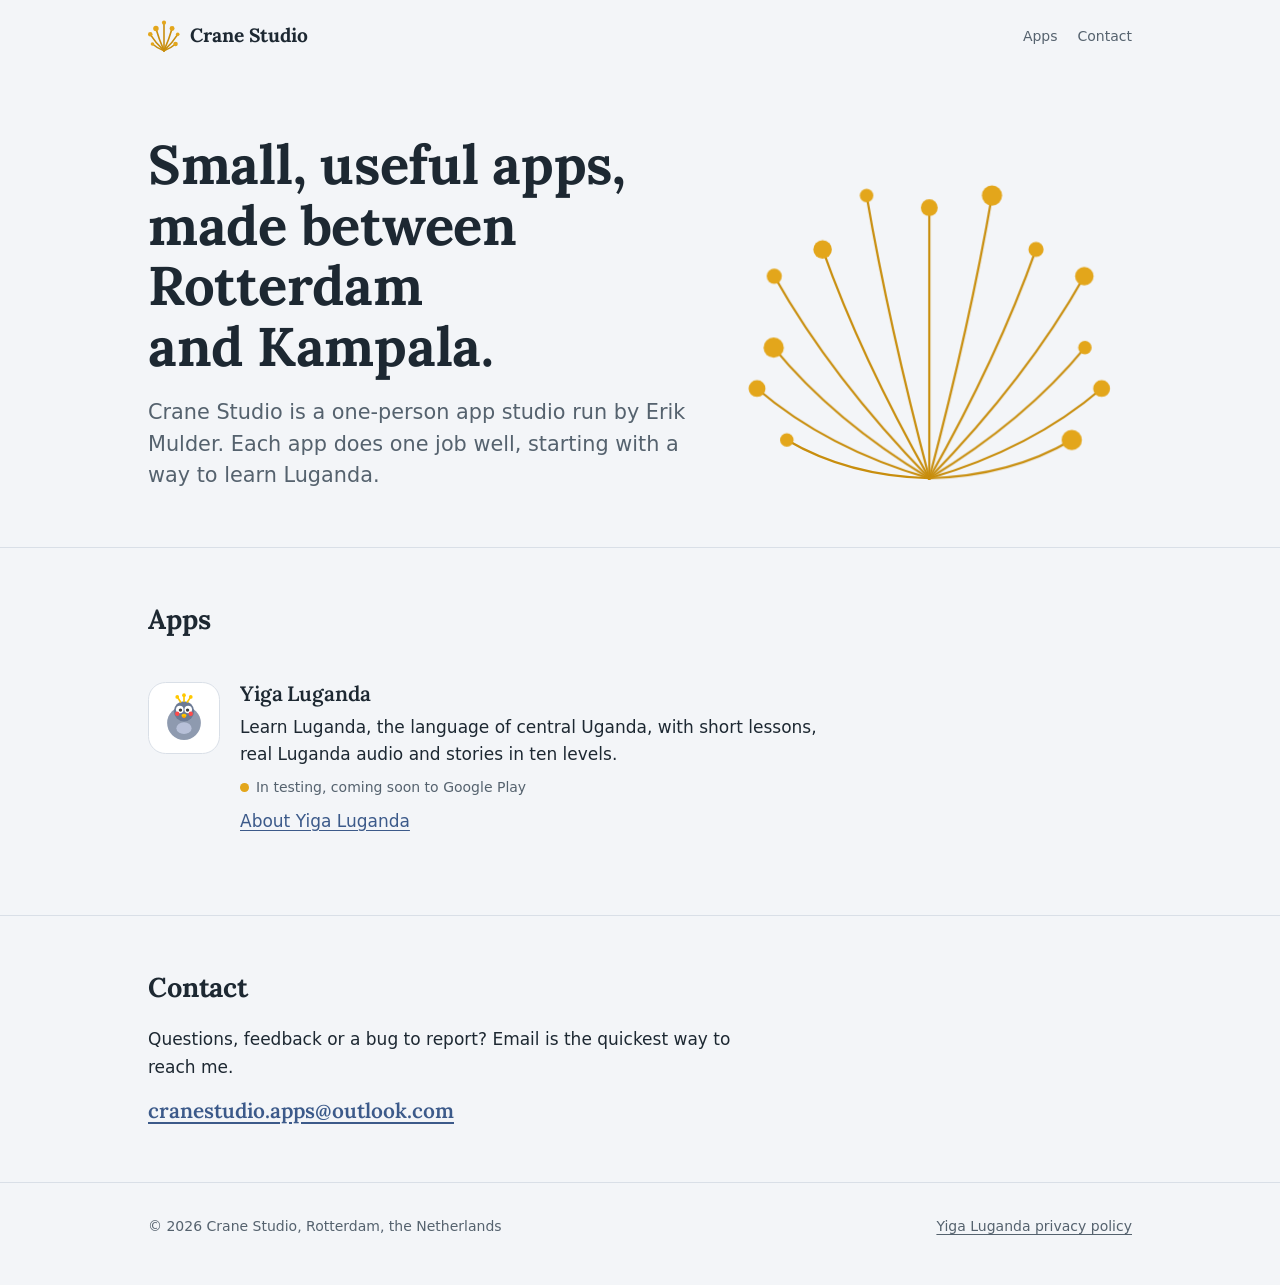
<file: index.html>
<!doctype html>
<html lang="en">
<head>
  <meta charset="utf-8">
  <meta name="viewport" content="width=device-width, initial-scale=1">
  <title>Crane Studio</title>
  <meta name="description" content="Crane Studio makes small, useful apps, starting with Yiga Luganda for learning Luganda.">
  <link rel="icon" href="assets/favicon.svg" type="image/svg+xml">
  <link rel="preload" href="assets/lora.woff" as="font" type="font/woff" crossorigin>
  <link rel="stylesheet" href="assets/style.css">
</head>
<body>
  <header class="site-header">
    <div class="wrap">
      <a class="brand" href=""><svg class="mark" viewBox="0 0 48 48" aria-hidden="true" focusable="false"><path class="strand" pathLength="1" d="M24.0 46.0 Q13.6 42.4 6.7 36.0" stroke-width="2.4" style="--i:0"/><circle class="bead" cx="6.7" cy="36.0" r="2.7" style="--i:0"/><path class="strand" pathLength="1" d="M24.0 46.0 Q11.1 34.0 3.4 21.5" stroke-width="2.4" style="--i:1"/><circle class="bead" cx="3.4" cy="21.5" r="3.4" style="--i:1"/><path class="strand" pathLength="1" d="M24.0 46.0 Q16.2 28.2 11.9 12.8" stroke-width="2.4" style="--i:2"/><circle class="bead" cx="11.9" cy="12.8" r="4.1" style="--i:2"/><path class="strand" pathLength="1" d="M24.0 46.0 Q24.0 22.9 24.0 4.0" stroke-width="2.4" style="--i:3"/><circle class="bead" cx="24.0" cy="4.0" r="3.1" style="--i:3"/><path class="strand" pathLength="1" d="M24.0 46.0 Q31.8 28.2 36.1 12.8" stroke-width="2.4" style="--i:4"/><circle class="bead" cx="36.1" cy="12.8" r="3.7" style="--i:4"/><path class="strand" pathLength="1" d="M24.0 46.0 Q36.9 34.0 44.6 21.5" stroke-width="2.4" style="--i:5"/><circle class="bead" cx="44.6" cy="21.5" r="2.7" style="--i:5"/><path class="strand" pathLength="1" d="M24.0 46.0 Q34.4 42.4 41.3 36.0" stroke-width="2.4" style="--i:6"/><circle class="bead" cx="41.3" cy="36.0" r="3.4" style="--i:6"/></svg>Crane Studio</a>
      <nav class="site-nav" aria-label="Main">
        <a href="#apps">Apps</a>
        <a href="#contact">Contact</a>
      </nav>
    </div>
  </header>
  <main>
    <section class="hero">
      <div class="wrap">
        <div class="hero-text">
          <h1>Small, useful apps, made between Rotterdam and Kampala.</h1>
          <p class="lede">Crane Studio is a one-person app studio run by Erik Mulder. Each app does one job well, starting with a way to learn Luganda.</p>
        </div>
        <svg class="crown" viewBox="0 0 480 440" aria-hidden="true" focusable="false">
        <path class="strand" pathLength="1" d="M240.0 425.0 Q143.8 422.5 71.0 379.7" stroke-width="2.6" style="--i:0"/>
        <circle class="bead" cx="71.0" cy="379.7" r="8.0" style="--i:0"/>
        <path class="strand" pathLength="1" d="M240.0 425.0 Q118.3 389.5 35.6 318.6" stroke-width="2.6" style="--i:1"/>
        <circle class="bead" cx="35.6" cy="318.6" r="10.0" style="--i:1"/>
        <path class="strand" pathLength="1" d="M240.0 425.0 Q126.4 356.7 55.4 270.1" stroke-width="2.6" style="--i:2"/>
        <circle class="bead" cx="55.4" cy="270.1" r="12.0" style="--i:2"/>
        <path class="strand" pathLength="1" d="M240.0 425.0 Q124.0 306.0 56.1 185.3" stroke-width="2.6" style="--i:3"/>
        <circle class="bead" cx="56.1" cy="185.3" r="9.0" style="--i:3"/>
        <path class="strand" pathLength="1" d="M240.0 425.0 Q158.9 281.6 113.4 153.5" stroke-width="2.6" style="--i:4"/>
        <circle class="bead" cx="113.4" cy="153.5" r="11.0" style="--i:4"/>
        <path class="strand" pathLength="1" d="M240.0 425.0 Q191.9 242.3 165.6 89.6" stroke-width="2.6" style="--i:5"/>
        <circle class="bead" cx="165.6" cy="89.6" r="8.0" style="--i:5"/>
        <path class="strand" pathLength="1" d="M240.0 425.0 Q240.0 248.4 240.0 104.0" stroke-width="2.6" style="--i:6"/>
        <circle class="bead" cx="240.0" cy="104.0" r="10.0" style="--i:6"/>
        <path class="strand" pathLength="1" d="M240.0 425.0 Q288.1 242.3 314.4 89.6" stroke-width="2.6" style="--i:7"/>
        <circle class="bead" cx="314.4" cy="89.6" r="12.0" style="--i:7"/>
        <path class="strand" pathLength="1" d="M240.0 425.0 Q321.1 281.6 366.6 153.5" stroke-width="2.6" style="--i:8"/>
        <circle class="bead" cx="366.6" cy="153.5" r="9.0" style="--i:8"/>
        <path class="strand" pathLength="1" d="M240.0 425.0 Q356.0 306.0 423.9 185.3" stroke-width="2.6" style="--i:9"/>
        <circle class="bead" cx="423.9" cy="185.3" r="11.0" style="--i:9"/>
        <path class="strand" pathLength="1" d="M240.0 425.0 Q353.6 356.7 424.6 270.1" stroke-width="2.6" style="--i:10"/>
        <circle class="bead" cx="424.6" cy="270.1" r="8.0" style="--i:10"/>
        <path class="strand" pathLength="1" d="M240.0 425.0 Q361.7 389.5 444.4 318.6" stroke-width="2.6" style="--i:11"/>
        <circle class="bead" cx="444.4" cy="318.6" r="10.0" style="--i:11"/>
        <path class="strand" pathLength="1" d="M240.0 425.0 Q336.2 422.5 409.0 379.7" stroke-width="2.6" style="--i:12"/>
        <circle class="bead" cx="409.0" cy="379.7" r="12.0" style="--i:12"/>
      </svg>
      </div>
    </section>

    <section id="apps">
      <div class="wrap">
        <h2>Apps</h2>
        <ul class="app-list">
          <li class="app">
            <div class="app-icon">
        <svg viewBox="0 0 64 64" role="img" aria-label="Yiga Luganda icon: a cartoon crested crane">
          <circle cx="32" cy="38" r="20" fill="#8E9AAF"/><circle cx="32" cy="24" r="12" fill="#6C7A94"/>
          <circle cx="27" cy="22" r="4.5" fill="#fff"/><circle cx="37" cy="22" r="4.5" fill="#fff"/>
          <circle cx="27.8" cy="22.6" r="2" fill="#3C3C3C"/><circle cx="36.2" cy="22.6" r="2" fill="#3C3C3C"/>
          <ellipse cx="32" cy="29" rx="3" ry="2" fill="#FFC800"/><path d="M32 29 l-2 3 h4 z" fill="#FF9600"/>
          <circle cx="24" cy="27" r="2.6" fill="#FF4B4B"/><circle cx="40" cy="27" r="2.6" fill="#FF4B4B"/>
          <g stroke="#FFC800" stroke-width="2" stroke-linecap="round"><line x1="32" y1="12" x2="32" y2="5"/><line x1="28" y1="13" x2="24" y2="7"/><line x1="36" y1="13" x2="40" y2="7"/></g>
          <circle cx="32" cy="5" r="2.2" fill="#FFC800"/><circle cx="24" cy="7" r="2.2" fill="#FFC800"/><circle cx="40" cy="7" r="2.2" fill="#FFC800"/>
          <ellipse cx="32" cy="44" rx="9" ry="7" fill="#B7C0D8"/>
        </svg>
            </div>
            <div class="app-body">
              <h3><a href="yiga-luganda/">Yiga Luganda</a></h3>
              <p>Learn Luganda, the language of central Uganda, with short lessons, real Luganda audio and stories in ten levels.</p>
              <p class="status">In testing, coming soon to Google Play</p>
              <p><a href="yiga-luganda/">About Yiga Luganda</a></p>
            </div>
          </li>
        </ul>
      </div>
    </section>

    <section id="contact">
      <div class="wrap">
        <h2>Contact</h2>
        <p>Questions, feedback or a bug to report? Email is the quickest way to reach me.</p>
        <p><a class="email" href="mailto:cranestudio.apps@outlook.com">cranestudio.apps@outlook.com</a></p>
      </div>
    </section>
  </main>
  <footer class="site-footer">
    <div class="wrap">
      <span>© 2026 Crane Studio, Rotterdam, the Netherlands</span>
      <span><a href="yiga-luganda/privacy/">Yiga Luganda privacy policy</a></span>
    </div>
  </footer>
</body>
</html>
</file>
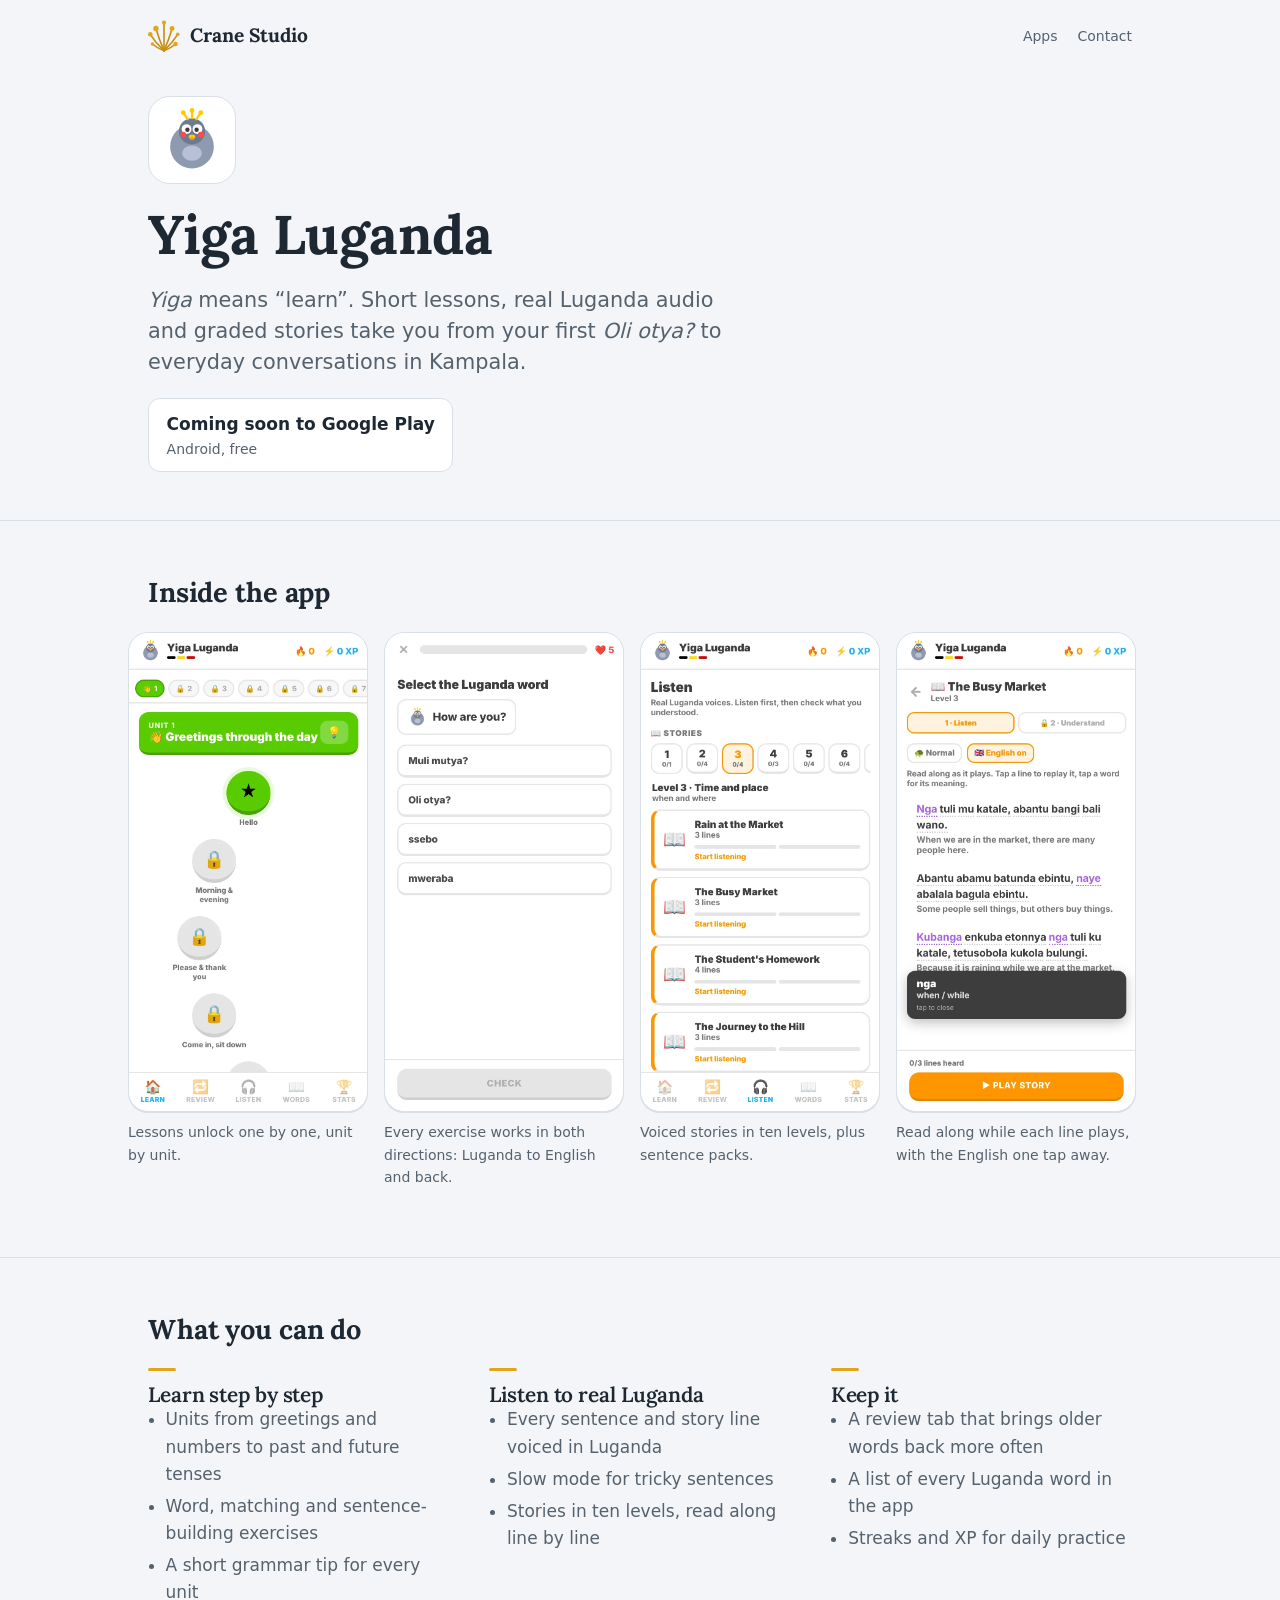
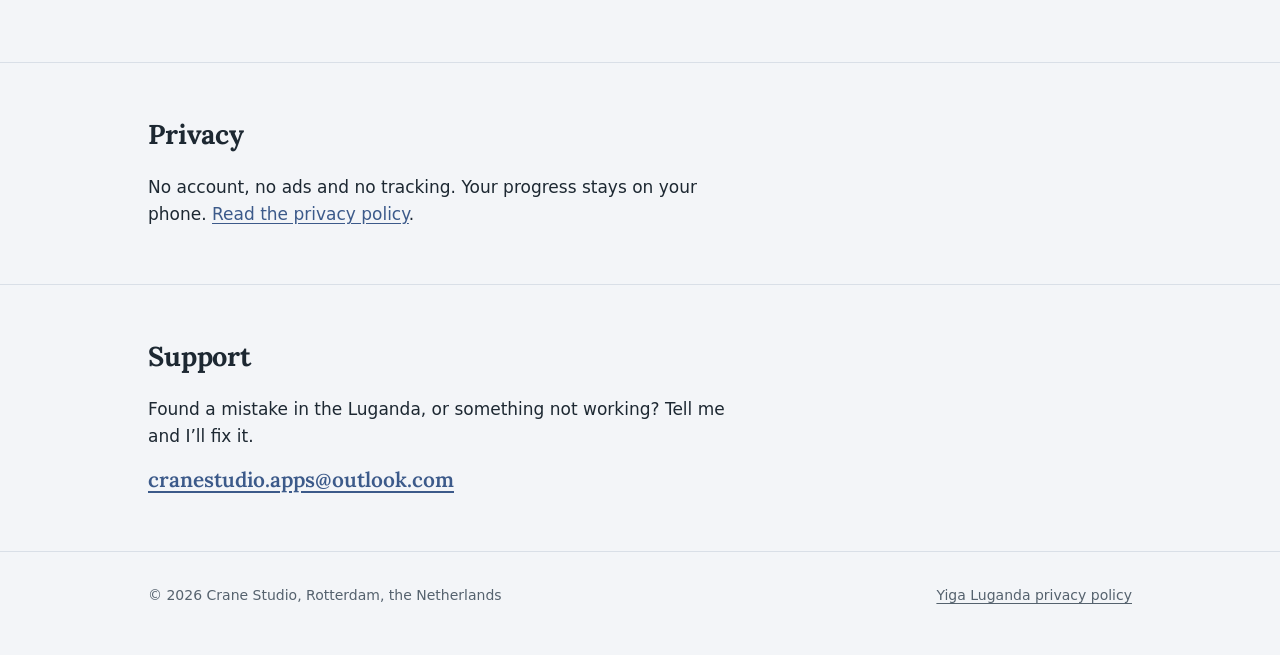
<file: yiga-luganda/index.html>
<!doctype html>
<html lang="en">
<head>
  <meta charset="utf-8">
  <meta name="viewport" content="width=device-width, initial-scale=1">
  <title>Yiga Luganda</title>
  <meta name="description" content="Learn Luganda with short lessons, real Luganda audio and graded stories in ten levels.">
  <link rel="icon" href="../assets/favicon.svg" type="image/svg+xml">
  <link rel="preload" href="../assets/lora.woff" as="font" type="font/woff" crossorigin>
  <link rel="stylesheet" href="../assets/style.css">
</head>
<body>
  <header class="site-header">
    <div class="wrap">
      <a class="brand" href="../"><svg class="mark" viewBox="0 0 48 48" aria-hidden="true" focusable="false"><path class="strand" pathLength="1" d="M24.0 46.0 Q13.6 42.4 6.7 36.0" stroke-width="2.4" style="--i:0"/><circle class="bead" cx="6.7" cy="36.0" r="2.7" style="--i:0"/><path class="strand" pathLength="1" d="M24.0 46.0 Q11.1 34.0 3.4 21.5" stroke-width="2.4" style="--i:1"/><circle class="bead" cx="3.4" cy="21.5" r="3.4" style="--i:1"/><path class="strand" pathLength="1" d="M24.0 46.0 Q16.2 28.2 11.9 12.8" stroke-width="2.4" style="--i:2"/><circle class="bead" cx="11.9" cy="12.8" r="4.1" style="--i:2"/><path class="strand" pathLength="1" d="M24.0 46.0 Q24.0 22.9 24.0 4.0" stroke-width="2.4" style="--i:3"/><circle class="bead" cx="24.0" cy="4.0" r="3.1" style="--i:3"/><path class="strand" pathLength="1" d="M24.0 46.0 Q31.8 28.2 36.1 12.8" stroke-width="2.4" style="--i:4"/><circle class="bead" cx="36.1" cy="12.8" r="3.7" style="--i:4"/><path class="strand" pathLength="1" d="M24.0 46.0 Q36.9 34.0 44.6 21.5" stroke-width="2.4" style="--i:5"/><circle class="bead" cx="44.6" cy="21.5" r="2.7" style="--i:5"/><path class="strand" pathLength="1" d="M24.0 46.0 Q34.4 42.4 41.3 36.0" stroke-width="2.4" style="--i:6"/><circle class="bead" cx="41.3" cy="36.0" r="3.4" style="--i:6"/></svg>Crane Studio</a>
      <nav class="site-nav" aria-label="Main">
        <a href="../#apps">Apps</a>
        <a href="../#contact">Contact</a>
      </nav>
    </div>
  </header>
  <main>
    <section class="app-hero">
      <div class="wrap">
        <div class="app-icon">
        <svg viewBox="0 0 64 64" role="img" aria-label="Yiga Luganda icon: a cartoon crested crane">
          <circle cx="32" cy="38" r="20" fill="#8E9AAF"/><circle cx="32" cy="24" r="12" fill="#6C7A94"/>
          <circle cx="27" cy="22" r="4.5" fill="#fff"/><circle cx="37" cy="22" r="4.5" fill="#fff"/>
          <circle cx="27.8" cy="22.6" r="2" fill="#3C3C3C"/><circle cx="36.2" cy="22.6" r="2" fill="#3C3C3C"/>
          <ellipse cx="32" cy="29" rx="3" ry="2" fill="#FFC800"/><path d="M32 29 l-2 3 h4 z" fill="#FF9600"/>
          <circle cx="24" cy="27" r="2.6" fill="#FF4B4B"/><circle cx="40" cy="27" r="2.6" fill="#FF4B4B"/>
          <g stroke="#FFC800" stroke-width="2" stroke-linecap="round"><line x1="32" y1="12" x2="32" y2="5"/><line x1="28" y1="13" x2="24" y2="7"/><line x1="36" y1="13" x2="40" y2="7"/></g>
          <circle cx="32" cy="5" r="2.2" fill="#FFC800"/><circle cx="24" cy="7" r="2.2" fill="#FFC800"/><circle cx="40" cy="7" r="2.2" fill="#FFC800"/>
          <ellipse cx="32" cy="44" rx="9" ry="7" fill="#B7C0D8"/>
        </svg>
        </div>
        <h1>Yiga Luganda</h1>
        <p class="lede"><em>Yiga</em> means “learn”. Short lessons, real Luganda audio and graded stories take you from your first <em>Oli otya?</em> to everyday conversations in Kampala.</p>
        <p class="availability">Coming soon to Google Play<small>Android, free</small></p>
      </div>
    </section>

    <section aria-labelledby="screens">
      <div class="wrap">
        <h2 id="screens">Inside the app</h2>
        <div class="shots">
          <figure>
            <img src="shot-learn.webp" width="780" height="1560" loading="lazy" alt="Yiga Luganda screenshot: Lessons unlock one by one, unit by unit">
            <figcaption>Lessons unlock one by one, unit by unit.</figcaption>
          </figure>
          <figure>
            <img src="shot-lesson.webp" width="780" height="1560" loading="lazy" alt="Yiga Luganda screenshot: Every exercise works in both directions: Luganda to English and back">
            <figcaption>Every exercise works in both directions: Luganda to English and back.</figcaption>
          </figure>
          <figure>
            <img src="shot-listen.webp" width="780" height="1560" loading="lazy" alt="Yiga Luganda screenshot: Voiced stories in ten levels, plus sentence packs">
            <figcaption>Voiced stories in ten levels, plus sentence packs.</figcaption>
          </figure>
          <figure>
            <img src="shot-story.webp" width="780" height="1560" loading="lazy" alt="Yiga Luganda screenshot: Read along while each line plays, with the English one tap away">
            <figcaption>Read along while each line plays, with the English one tap away.</figcaption>
          </figure>
        </div>
      </div>
    </section>

    <section aria-labelledby="what">
      <div class="wrap">
        <h2 id="what">What you can do</h2>
        <div class="features">
          <div>
            <h3>Learn step by step</h3>
            <ul>
              <li>Units from greetings and numbers to past and future tenses</li>
              <li>Word, matching and sentence-building exercises</li>
              <li>A short grammar tip for every unit</li>
            </ul>
          </div>
          <div>
            <h3>Listen to real Luganda</h3>
            <ul>
              <li>Every sentence and story line voiced in Luganda</li>
              <li>Slow mode for tricky sentences</li>
              <li>Stories in ten levels, read along line by line</li>
            </ul>
          </div>
          <div>
            <h3>Keep it</h3>
            <ul>
              <li>A review tab that brings older words back more often</li>
              <li>A list of every Luganda word in the app</li>
              <li>Streaks and XP for daily practice</li>
            </ul>
          </div>
        </div>
      </div>
    </section>

    <section aria-labelledby="privacy">
      <div class="wrap">
        <h2 id="privacy">Privacy</h2>
        <p>No account, no ads and no tracking. Your progress stays on your phone. <a href="privacy/">Read the privacy policy</a>.</p>
      </div>
    </section>

    <section aria-labelledby="support">
      <div class="wrap">
        <h2 id="support">Support</h2>
        <p>Found a mistake in the Luganda, or something not working? Tell me and I’ll fix it.</p>
        <p><a class="email" href="mailto:cranestudio.apps@outlook.com?subject=Yiga%20Luganda">cranestudio.apps@outlook.com</a></p>
      </div>
    </section>
  </main>
  <footer class="site-footer">
    <div class="wrap">
      <span>© 2026 Crane Studio, Rotterdam, the Netherlands</span>
      <span><a href="../yiga-luganda/privacy/">Yiga Luganda privacy policy</a></span>
    </div>
  </footer>
</body>
</html>
</file>
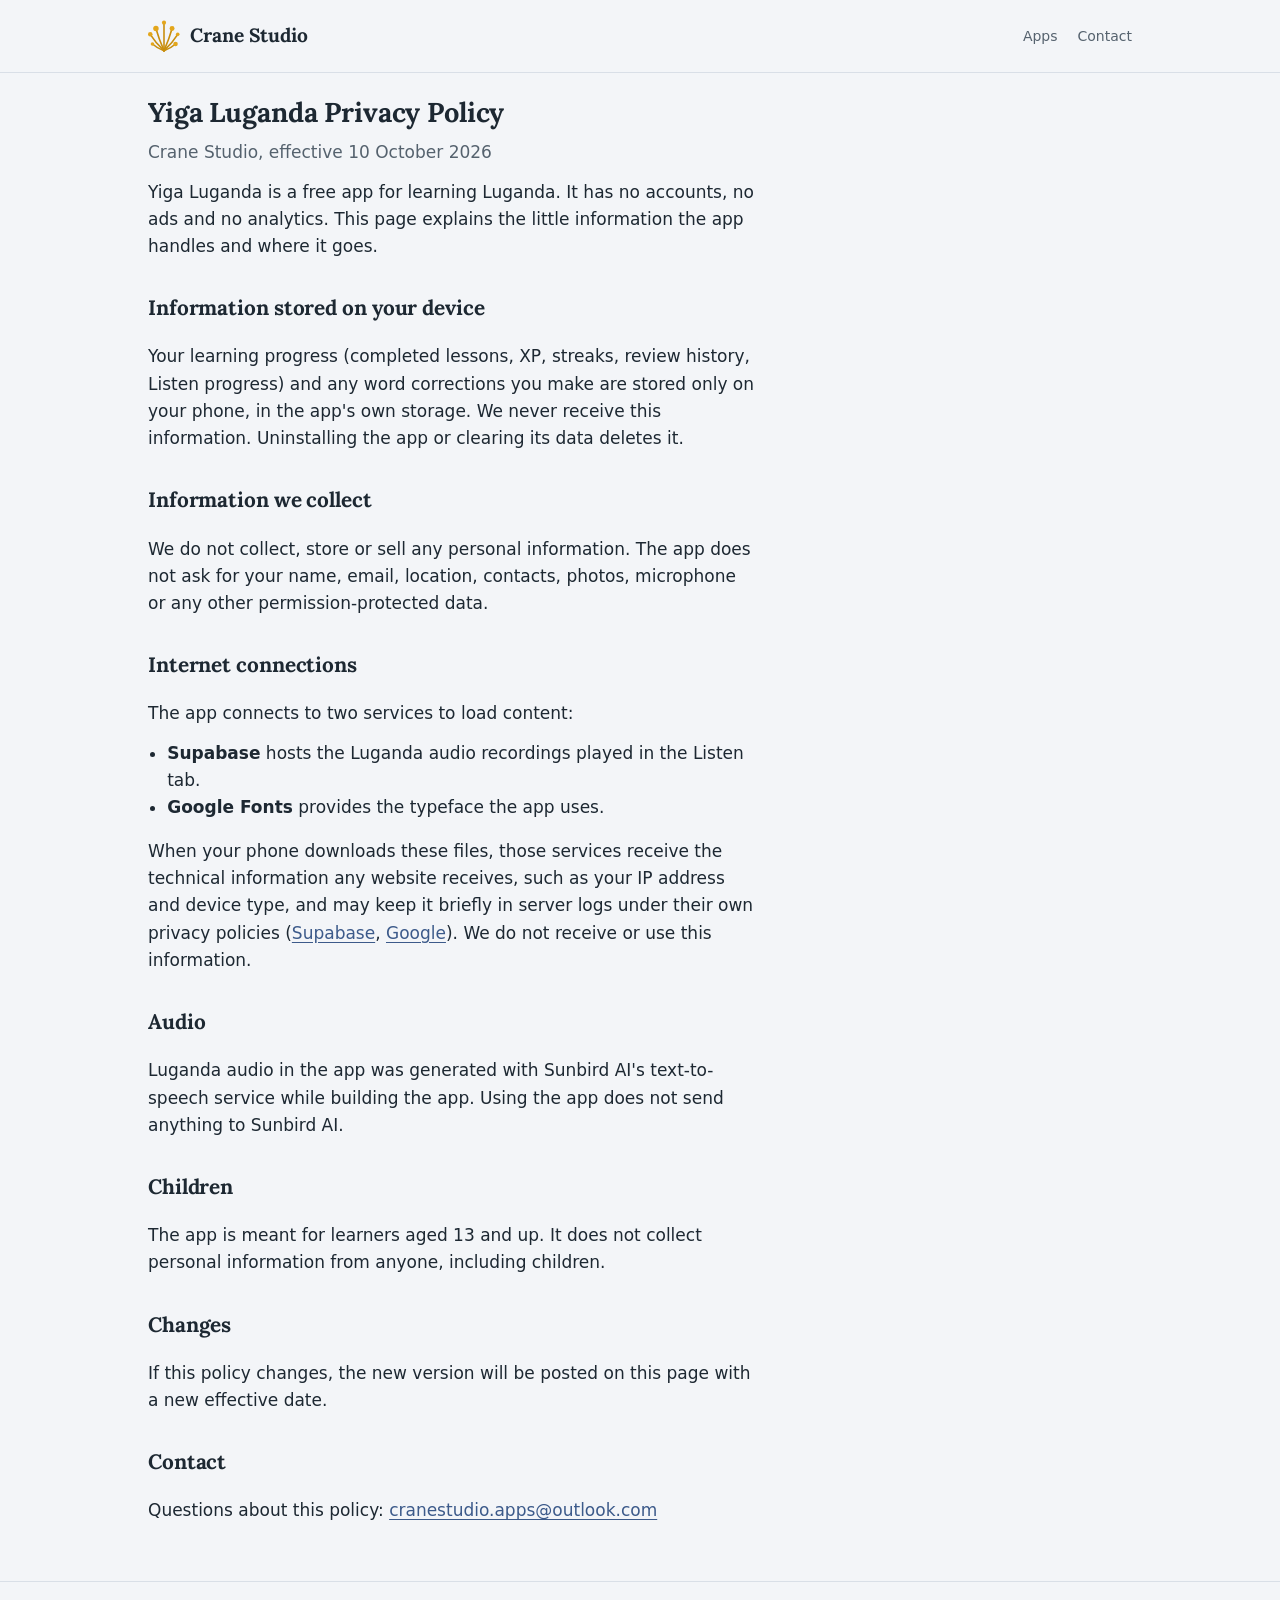
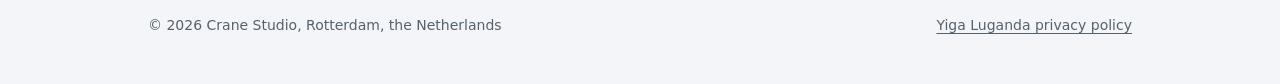
<file: yiga-luganda/privacy/index.html>
<!doctype html>
<html lang="en">
<head>
  <meta charset="utf-8">
  <meta name="viewport" content="width=device-width, initial-scale=1">
  <title>Yiga Luganda Privacy Policy</title>
  <meta name="description" content="How Yiga Luganda handles your information: no account, no ads, no tracking.">
  <link rel="icon" href="../../assets/favicon.svg" type="image/svg+xml">
  <link rel="preload" href="../../assets/lora.woff" as="font" type="font/woff" crossorigin>
  <link rel="stylesheet" href="../../assets/style.css">
</head>
<body>
  <header class="site-header">
    <div class="wrap">
      <a class="brand" href="../../"><svg class="mark" viewBox="0 0 48 48" aria-hidden="true" focusable="false"><path class="strand" pathLength="1" d="M24.0 46.0 Q13.6 42.4 6.7 36.0" stroke-width="2.4" style="--i:0"/><circle class="bead" cx="6.7" cy="36.0" r="2.7" style="--i:0"/><path class="strand" pathLength="1" d="M24.0 46.0 Q11.1 34.0 3.4 21.5" stroke-width="2.4" style="--i:1"/><circle class="bead" cx="3.4" cy="21.5" r="3.4" style="--i:1"/><path class="strand" pathLength="1" d="M24.0 46.0 Q16.2 28.2 11.9 12.8" stroke-width="2.4" style="--i:2"/><circle class="bead" cx="11.9" cy="12.8" r="4.1" style="--i:2"/><path class="strand" pathLength="1" d="M24.0 46.0 Q24.0 22.9 24.0 4.0" stroke-width="2.4" style="--i:3"/><circle class="bead" cx="24.0" cy="4.0" r="3.1" style="--i:3"/><path class="strand" pathLength="1" d="M24.0 46.0 Q31.8 28.2 36.1 12.8" stroke-width="2.4" style="--i:4"/><circle class="bead" cx="36.1" cy="12.8" r="3.7" style="--i:4"/><path class="strand" pathLength="1" d="M24.0 46.0 Q36.9 34.0 44.6 21.5" stroke-width="2.4" style="--i:5"/><circle class="bead" cx="44.6" cy="21.5" r="2.7" style="--i:5"/><path class="strand" pathLength="1" d="M24.0 46.0 Q34.4 42.4 41.3 36.0" stroke-width="2.4" style="--i:6"/><circle class="bead" cx="41.3" cy="36.0" r="3.4" style="--i:6"/></svg>Crane Studio</a>
      <nav class="site-nav" aria-label="Main">
        <a href="../../#apps">Apps</a>
        <a href="../../#contact">Contact</a>
      </nav>
    </div>
  </header>
  <main>
    <section class="prose">
      <div class="wrap">
  <h1>Yiga Luganda Privacy Policy</h1>
  <p class="meta">Crane Studio, effective 10 October 2026</p>

  <p>Yiga Luganda is a free app for learning Luganda. It has no accounts, no ads and no analytics. This page explains the little information the app handles and where it goes.</p>

  <h2>Information stored on your device</h2>
  <p>Your learning progress (completed lessons, XP, streaks, review history, Listen progress) and any word corrections you make are stored only on your phone, in the app's own storage. We never receive this information. Uninstalling the app or clearing its data deletes it.</p>

  <h2>Information we collect</h2>
  <p>We do not collect, store or sell any personal information. The app does not ask for your name, email, location, contacts, photos, microphone or any other permission-protected data.</p>

  <h2>Internet connections</h2>
  <p>The app connects to two services to load content:</p>
  <ul>
    <li><strong>Supabase</strong> hosts the Luganda audio recordings played in the Listen tab.</li>
    <li><strong>Google Fonts</strong> provides the typeface the app uses.</li>
  </ul>
  <p>When your phone downloads these files, those services receive the technical information any website receives, such as your IP address and device type, and may keep it briefly in server logs under their own privacy policies (<a href="https://supabase.com/privacy">Supabase</a>, <a href="https://policies.google.com/privacy">Google</a>). We do not receive or use this information.</p>

  <h2>Audio</h2>
  <p>Luganda audio in the app was generated with Sunbird AI's text-to-speech service while building the app. Using the app does not send anything to Sunbird AI.</p>

  <h2>Children</h2>
  <p>The app is meant for learners aged 13 and up. It does not collect personal information from anyone, including children.</p>

  <h2>Changes</h2>
  <p>If this policy changes, the new version will be posted on this page with a new effective date.</p>

  <h2>Contact</h2>
  <p>Questions about this policy: <a href="mailto:cranestudio.apps@outlook.com">cranestudio.apps@outlook.com</a></p>
      </div>
    </section>
  </main>
  <footer class="site-footer">
    <div class="wrap">
      <span>© 2026 Crane Studio, Rotterdam, the Netherlands</span>
      <span><a href="../../yiga-luganda/privacy/">Yiga Luganda privacy policy</a></span>
    </div>
  </footer>
</body>
</html>
</file>
<file: assets/style.css>
/* Crane Studio
   Layout: one narrow reading column; the home hero splits text | golden crown,
   everything else is a single left-aligned column with hairline section breaks.
   The crown (the crested crane's golden spray) is the one bold element. */

@font-face {
  font-family: "Lora";
  src: url("lora.woff") format("woff");
  font-weight: 400 700;
  font-style: normal;
  font-display: swap;
}

:root {
  --paper: #f3f5f8;      /* pale crane-plumage grey */
  --surface: #ffffff;
  --ink: #1d2832;        /* slate */
  --muted: #55626e;
  --plume: #6c7a94;      /* crane body grey-blue */
  --crown: #e3a61b;      /* golden crown */
  --crown-line: #c88e0e;
  --wattle: #c4262e;     /* red cheek patch */
  --rule: #d9dfe7;
  --link: #3c5a8a;

  --display: "Lora", Georgia, "Times New Roman", serif;
  --body: system-ui, -apple-system, "Segoe UI", Roboto, "Helvetica Neue", Arial, sans-serif;

  --step--1: 0.875rem;
  --step-0: 1.0625rem;
  --step-1: 1.3rem;
  --step-2: 1.7rem;
  --step-3: clamp(2.2rem, 6vw, 3.4rem);

  --measure: 38rem;
  --page: 64rem;
  color-scheme: light;
}

@media (prefers-color-scheme: dark) {
  :root {
    --paper: #12181d;
    --surface: #1a2229;
    --ink: #e8edf2;
    --muted: #a2adb8;
    --plume: #93a1ba;
    --crown: #f0bd45;
    --crown-line: #e3a61b;
    --wattle: #ef5d62;
    --rule: #2a343d;
    --link: #9cb6e4;
    color-scheme: dark;
  }
}

*, *::before, *::after { box-sizing: border-box; }

html { -webkit-text-size-adjust: 100%; }

body {
  margin: 0;
  background: var(--paper);
  color: var(--ink);
  font: 400 var(--step-0)/1.6 var(--body);
}

a { color: var(--link); text-underline-offset: 0.18em; }
a:hover { color: var(--ink); }
:focus-visible { outline: 3px solid var(--crown); outline-offset: 3px; border-radius: 4px; }

img { max-width: 100%; height: auto; display: block; }

.wrap {
  max-width: var(--page);
  margin: 0 auto;
  padding-inline: 1.25rem;
}

/* ---------- header ---------- */
.site-header .wrap {
  display: flex;
  align-items: center;
  justify-content: space-between;
  gap: 1rem;
  padding-block: 1.25rem;
}
.brand {
  display: inline-flex;
  align-items: center;
  gap: 0.6rem;
  color: var(--ink);
  text-decoration: none;
  font: 700 1.2rem/1 var(--display);
}
.mark { width: 2rem; height: 2rem; overflow: visible; }
.mark .strand, .crown .strand { fill: none; stroke: var(--crown-line); stroke-linecap: round; }
.mark .bead, .crown .bead { fill: var(--crown); }

.site-nav { display: flex; gap: 1.25rem; font-size: var(--step--1); }
.site-nav a { color: var(--muted); text-decoration: none; }
.site-nav a:hover { color: var(--ink); text-decoration: underline; }

/* ---------- headings & text ---------- */
h1, h2, h3 {
  font-family: var(--display);
  line-height: 1.12;
  letter-spacing: -0.005em;
  text-wrap: balance;
  margin: 0;
}
h1 { font-size: var(--step-3); font-weight: 700; }
h2 { font-size: var(--step-2); font-weight: 700; }
h3 { font-size: var(--step-1); font-weight: 600; }
p { margin: 0; max-width: var(--measure); }
.lede { font-size: var(--step-1); line-height: 1.5; color: var(--muted); }

section { padding-block: 3.5rem; border-top: 1px solid var(--rule); }
section > .wrap > * + * { margin-top: 1rem; }
section > .wrap > h2 + * { margin-top: 1.5rem; }

/* ---------- home hero ---------- */
.hero { border-top: 0; padding-block: 2rem 3.5rem; }
.hero .wrap {
  display: grid;
  grid-template-columns: minmax(0, 1.15fr) minmax(0, 0.85fr);
  align-items: end;
  gap: 2rem;
}
.hero-text > * + * { margin-top: 1.25rem; }
.crown { width: 100%; max-width: 26rem; justify-self: end; overflow: visible; }

@media (prefers-reduced-motion: no-preference) {
  .crown .strand {
    stroke-dasharray: 1;
    stroke-dashoffset: 1;
    animation: grow 0.9s cubic-bezier(.3,.7,.3,1) forwards;
    animation-delay: calc(var(--i) * 45ms);
  }
  .crown .bead {
    transform-box: fill-box;
    transform-origin: center;
    transform: scale(0);
    animation: pop 0.35s ease-out forwards;
    animation-delay: calc(0.6s + var(--i) * 45ms);
  }
}
@keyframes grow { to { stroke-dashoffset: 0; } }
@keyframes pop { to { transform: scale(1); } }

@media (max-width: 44rem) {
  .hero .wrap { grid-template-columns: 1fr; }
  .crown { order: -1; max-width: 13rem; justify-self: start; }
}

/* ---------- app list ---------- */
.app-list { list-style: none; padding: 0; margin: 0; }
.app {
  display: grid;
  grid-template-columns: 4.5rem minmax(0, 1fr);
  gap: 1.25rem;
  align-items: start;
  padding-block: 1.5rem;
}
.app + .app { border-top: 1px solid var(--rule); }
.app-icon {
  width: 4.5rem; height: 4.5rem;
  border-radius: 1.1rem;
  background: var(--surface);
  border: 1px solid var(--rule);
  padding: 0.5rem;
}
.app-body > * + * { margin-top: 0.5rem; }
.app-body h3 a { color: var(--ink); text-decoration: none; }
.app-body h3 a:hover { text-decoration: underline; }
.status {
  display: inline-flex;
  align-items: center;
  gap: 0.45rem;
  font-size: var(--step--1);
  color: var(--muted);
}
.status::before {
  content: "";
  width: 0.55rem; height: 0.55rem; border-radius: 50%;
  background: var(--crown);
}

/* ---------- contact ---------- */
.email {
  display: inline-block;
  font: 600 var(--step-1)/1.3 var(--display);
  word-break: break-word;
}

/* ---------- app page ---------- */
.app-hero { border-top: 0; padding-block: 1.5rem 3rem; }
.app-hero .wrap > * + * { margin-top: 1.25rem; }
.app-hero .app-icon { width: 5.5rem; height: 5.5rem; border-radius: 1.35rem; }
.availability {
  display: inline-block;
  padding: 0.7rem 1.1rem;
  border-radius: 0.75rem;
  border: 1.5px solid var(--rule);
  background: var(--surface);
  font-weight: 700;
}
.availability small { display: block; font-weight: 400; color: var(--muted); font-size: var(--step--1); }

.shots {
  display: flex;
  gap: 1rem;
  overflow-x: auto;
  scroll-snap-type: x mandatory;
  padding-bottom: 0.75rem;
  margin-inline: -1.25rem;
  padding-inline: 1.25rem;
}
.shots figure { margin: 0; flex: 0 0 auto; width: min(15rem, 62vw); scroll-snap-align: start; }
.shots img {
  border-radius: 1.25rem;
  border: 1px solid var(--rule);
  box-shadow: 0 1px 0 var(--rule);
  aspect-ratio: 1 / 2;
  object-fit: cover;
  background: var(--surface);
}
.shots figcaption { margin-top: 0.6rem; font-size: var(--step--1); color: var(--muted); max-width: 15rem; }

.features {
  display: grid;
  grid-template-columns: repeat(auto-fit, minmax(14rem, 1fr));
  gap: 2rem 2.5rem;
}
.features > div > * + * { margin-top: 0.6rem; }
.features ul { margin: 0; padding-left: 1.1rem; color: var(--muted); }
.features li + li { margin-top: 0.3rem; }
.features h3::before {
  content: "";
  display: block;
  width: 1.75rem; height: 3px;
  background: var(--crown);
  margin-bottom: 0.75rem;
  border-radius: 2px;
}

/* ---------- policy pages ---------- */
.prose { padding-block: 1.5rem 3.5rem; }
.prose > .wrap > * { max-width: var(--measure); }
.prose h1 { font-size: var(--step-2); }
.prose h2 { font-size: var(--step-1); margin-top: 2.25rem; }
.prose p, .prose ul { margin-top: 0.75rem; }
.prose ul { padding-left: 1.2rem; }
.meta { color: var(--muted); margin-top: 0.5rem; }

/* ---------- footer ---------- */
.site-footer { border-top: 1px solid var(--rule); padding-block: 2rem 3rem; color: var(--muted); font-size: var(--step--1); }
.site-footer .wrap { display: flex; flex-wrap: wrap; justify-content: space-between; gap: 0.75rem 2rem; }
.site-footer a { color: var(--muted); }
</file>
